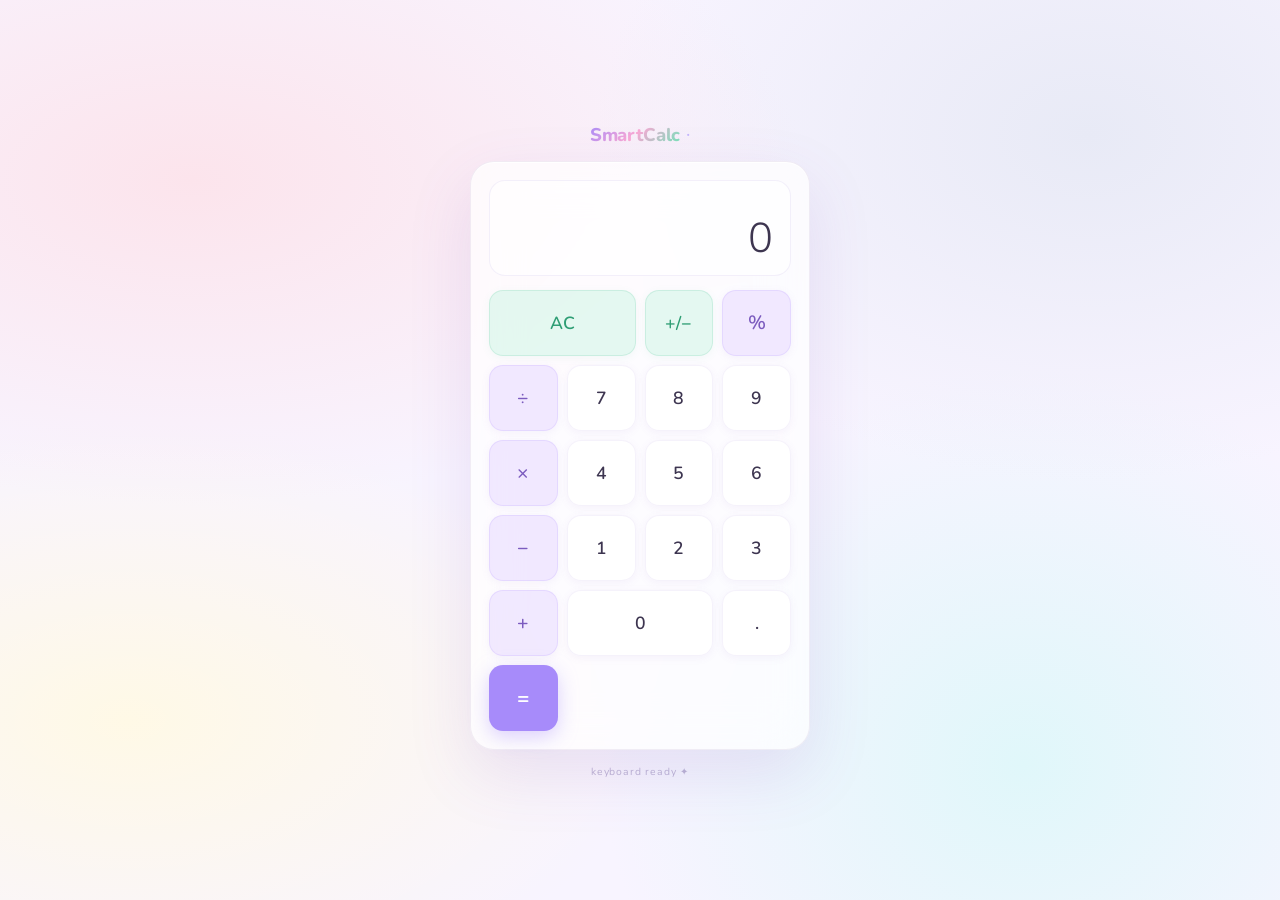
<file: TASK-3 CALCULATOR/index.html>
<!DOCTYPE html>
<html lang="en">
<head>
  <meta charset="UTF-8"/>
  <meta name="viewport" content="width=device-width, initial-scale=1.0"/>
  <title>SmartCalc</title>
  <link rel="preconnect" href="https://fonts.googleapis.com">
  <link href="https://fonts.googleapis.com/css2?family=Nunito:wght@300;400;600;700;800&display=swap" rel="stylesheet">
  <link rel="stylesheet" href="style.css"/>
</head>
<body>
  <div class="bg"></div>

  <main class="wrapper">
    <div class="brand">
      <span class="brand-name">SmartCalc</span>
      <span class="brand-dot">·</span>
    </div>

    <div class="calculator">
      <div class="display">
        <div class="expr" id="expression"></div>
        <div class="result" id="result">0</div>
      </div>

      <div class="buttons">
        <button class="btn util span2" data-action="clear">AC</button>
        <button class="btn util"       data-action="sign">+/−</button>
        <button class="btn op"         data-action="percent">%</button>
        <button class="btn op"         data-action="divide">÷</button>

        <button class="btn num" data-value="7">7</button>
        <button class="btn num" data-value="8">8</button>
        <button class="btn num" data-value="9">9</button>
        <button class="btn op"  data-action="multiply">×</button>

        <button class="btn num" data-value="4">4</button>
        <button class="btn num" data-value="5">5</button>
        <button class="btn num" data-value="6">6</button>
        <button class="btn op"  data-action="subtract">−</button>

        <button class="btn num" data-value="1">1</button>
        <button class="btn num" data-value="2">2</button>
        <button class="btn num" data-value="3">3</button>
        <button class="btn op"  data-action="add">+</button>

        <button class="btn num span2" data-value="0">0</button>
        <button class="btn num"       data-value=".">.</button>
        <button class="btn eq"        data-action="equals">=</button>
      </div>
    </div>

    <p class="hint">keyboard ready ✦</p>
  </main>

  <script src="script.js"></script>
</body>
</html>
</file>
<file: TASK-3 CALCULATOR/style.css>
/* ===== RESET ===== */
*, *::before, *::after { box-sizing: border-box; margin: 0; padding: 0; }

:root {
  /* Pastel palette */
  --p1: #fce4ec;   /* rose */
  --p2: #e8eaf6;   /* lavender */
  --p3: #e0f7fa;   /* mint */
  --p4: #fff9e6;   /* butter */

  --card:   rgba(255,255,255,0.72);
  --border: rgba(180,160,200,0.18);

  --text:       #3d3550;
  --text-light: rgba(61,53,80,0.45);

  --num-bg:    rgba(255,255,255,0.82);
  --num-hover: rgba(255,255,255,1);

  --op-bg:    rgba(220,200,255,0.38);
  --op-hover: rgba(210,185,255,0.6);
  --op-text:  #7c5cbf;
  --op-active:#7c5cbf;

  --util-bg:    rgba(180,240,215,0.35);
  --util-hover: rgba(160,230,205,0.55);
  --util-text:  #2e9e74;

  --eq-bg:    #a78bfa;
  --eq-hover: #917be0;

  --radius: 24px;
  --radius-btn: 14px;
  --shadow: 0 24px 64px rgba(120,80,180,0.13);
}

html, body {
  height: 100%;
  font-family: 'Nunito', sans-serif;
  color: var(--text);
  overflow: hidden;
}

/* ===== PASTEL GRADIENT BG ===== */
.bg {
  position: fixed;
  inset: 0;
  background:
    radial-gradient(ellipse 80% 60% at 15% 20%, var(--p1) 0%, transparent 60%),
    radial-gradient(ellipse 70% 70% at 85% 15%, var(--p2) 0%, transparent 55%),
    radial-gradient(ellipse 60% 80% at 80% 85%, var(--p3) 0%, transparent 55%),
    radial-gradient(ellipse 75% 60% at 10% 80%, var(--p4) 0%, transparent 55%),
    #f8f4ff;
  animation: bgShift 18s ease-in-out infinite alternate;
  z-index: 0;
}

@keyframes bgShift {
  0%   { filter: hue-rotate(0deg)   brightness(1); }
  50%  { filter: hue-rotate(12deg)  brightness(1.02); }
  100% { filter: hue-rotate(-8deg)  brightness(1.01); }
}

/* ===== LAYOUT ===== */
main.wrapper {
  position: relative;
  z-index: 1;
  min-height: 100vh;
  display: flex;
  flex-direction: column;
  align-items: center;
  justify-content: center;
  padding: 20px;
  gap: 14px;
}

/* ===== BRAND ===== */
.brand {
  display: flex;
  align-items: center;
  gap: 6px;
}

.brand-name {
  font-size: 1.15rem;
  font-weight: 800;
  letter-spacing: -0.01em;
  background: linear-gradient(135deg, #a78bfa, #f9a8d4, #6ee7b7);
  -webkit-background-clip: text;
  -webkit-text-fill-color: transparent;
  background-clip: text;
}

.brand-dot {
  color: #c4b5fd;
  font-size: 1.2rem;
  -webkit-text-fill-color: #c4b5fd;
}

/* ===== CARD ===== */
.calculator {
  background: var(--card);
  border: 1px solid var(--border);
  border-radius: var(--radius);
  box-shadow: var(--shadow),
              inset 0 1px 0 rgba(255,255,255,0.9);
  backdrop-filter: blur(24px);
  -webkit-backdrop-filter: blur(24px);
  padding: 18px;
  width: 100%;
  max-width: 340px;
  animation: popIn 0.45s cubic-bezier(0.16,1,0.3,1) both;
}

@keyframes popIn {
  from { transform: scale(0.92) translateY(20px); opacity: 0; }
  to   { transform: scale(1)    translateY(0);    opacity: 1; }
}

/* ===== DISPLAY ===== */
.display {
  background: rgba(255,255,255,0.6);
  border: 1px solid rgba(200,185,230,0.22);
  border-radius: 16px;
  padding: 16px 18px 12px;
  margin-bottom: 14px;
  min-height: 96px;
  display: flex;
  flex-direction: column;
  justify-content: flex-end;
  align-items: flex-end;
  overflow: hidden;
}

.expr {
  font-size: 0.75rem;
  color: var(--text-light);
  min-height: 16px;
  text-align: right;
  letter-spacing: 0.02em;
  transition: opacity 0.2s;
}

.result {
  font-size: 2.6rem;
  font-weight: 300;
  color: var(--text);
  letter-spacing: -0.03em;
  line-height: 1.15;
  text-align: right;
  word-break: break-all;
  transition: transform 0.12s ease, font-size 0.1s;
}

.result.bump {
  transform: scale(1.04);
}

.result.error {
  font-size: 1.3rem;
  color: #e57373;
}

/* ===== BUTTON GRID ===== */
.buttons {
  display: grid;
  grid-template-columns: repeat(4, 1fr);
  gap: 9px;
}

/* ===== BTN BASE ===== */
.btn {
  position: relative;
  border: none;
  border-radius: var(--radius-btn);
  font-family: 'Nunito', sans-serif;
  font-size: 1.1rem;
  font-weight: 600;
  cursor: pointer;
  height: 66px;
  display: flex;
  align-items: center;
  justify-content: center;
  transition: background 0.13s, transform 0.1s, box-shadow 0.13s;
  outline: none;
  overflow: hidden;
  user-select: none;
  -webkit-tap-highlight-color: transparent;
}

.btn:active { transform: scale(0.93); }
.btn.pressed { transform: scale(0.91); }

.span2 { grid-column: span 2; }

/* ===== NUMBER ===== */
.btn.num {
  background: var(--num-bg);
  color: var(--text);
  box-shadow: 0 2px 8px rgba(140,100,200,0.07),
              inset 0 1px 0 rgba(255,255,255,0.9);
  border: 1px solid rgba(200,185,230,0.18);
}

.btn.num:hover {
  background: var(--num-hover);
  box-shadow: 0 4px 18px rgba(140,100,200,0.12),
              inset 0 1px 0 rgba(255,255,255,1);
}

/* ===== OPERATOR ===== */
.btn.op {
  background: var(--op-bg);
  color: var(--op-text);
  font-size: 1.2rem;
  border: 1px solid rgba(180,150,255,0.2);
  box-shadow: 0 2px 8px rgba(140,100,200,0.08);
}

.btn.op:hover {
  background: var(--op-hover);
  box-shadow: 0 4px 16px rgba(140,100,200,0.15);
}

.btn.op.active {
  background: var(--op-active);
  color: white;
  box-shadow: 0 4px 18px rgba(124,92,191,0.3);
}

/* ===== UTILITY ===== */
.btn.util {
  background: var(--util-bg);
  color: var(--util-text);
  border: 1px solid rgba(100,200,160,0.2);
  box-shadow: 0 2px 8px rgba(80,180,140,0.07);
}

.btn.util:hover {
  background: var(--util-hover);
  box-shadow: 0 4px 16px rgba(80,180,140,0.14);
}

/* ===== EQUALS ===== */
.btn.eq {
  background: var(--eq-bg);
  color: white;
  font-size: 1.3rem;
  font-weight: 700;
  border: none;
  box-shadow: 0 6px 20px rgba(167,139,250,0.4);
}

.btn.eq:hover {
  background: var(--eq-hover);
  box-shadow: 0 8px 28px rgba(167,139,250,0.5);
}

/* ===== HINT ===== */
.hint {
  font-size: 0.65rem;
  color: rgba(100,80,150,0.4);
  letter-spacing: 0.08em;
}

/* ===== RIPPLE ===== */
.ripple {
  position: absolute;
  border-radius: 50%;
  width: 60px;
  height: 60px;
  background: rgba(255,255,255,0.45);
  transform: scale(0);
  animation: rippleAnim 0.5s linear;
  pointer-events: none;
}

@keyframes rippleAnim {
  to { transform: scale(4); opacity: 0; }
}

/* ===== RESPONSIVE ===== */
@media (max-width: 380px) {
  .calculator { padding: 13px; }
  .btn { height: 58px; font-size: 1rem; }
  .buttons { gap: 7px; }
  .result { font-size: 2.2rem; }
}

@media (max-height: 660px) {
  .btn { height: 54px; }
  .display { min-height: 82px; }
}
</file>
